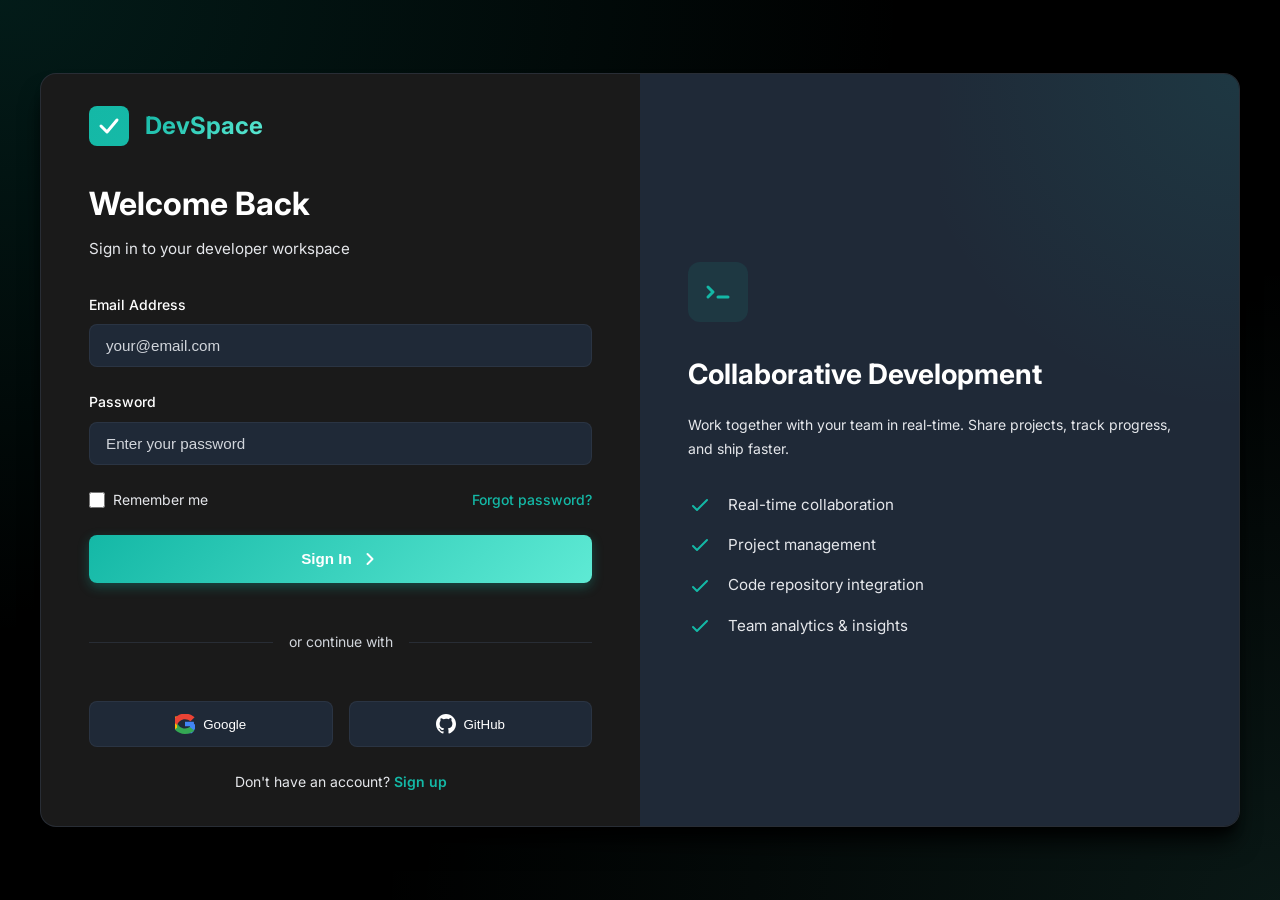
<file: index.html>
<!DOCTYPE html>
<html lang="en">
<head>
    <meta charset="UTF-8">
    <meta name="viewport" content="width=device-width, initial-scale=1.0">
    <title>DevSpace - Team Workspace</title>
    <link rel="stylesheet" href="css/styles.css">
    <link rel="preconnect" href="https://fonts.googleapis.com">
    <link rel="preconnect" href="https://fonts.gstatic.com" crossorigin>
    <link href="https://fonts.googleapis.com/css2?family=Inter:wght@300;400;500;600;700&display=swap" rel="stylesheet">
</head>
<body class="login-page">
    <div class="login-container">
        <div class="login-left">
            <div class="brand">
                <div class="brand-icon">
                    <svg width="40" height="40" viewBox="0 0 40 40" fill="none" xmlns="http://www.w3.org/2000/svg">
                        <rect width="40" height="40" rx="8" fill="url(#gradient)"/>
                        <path d="M12 20L18 26L28 14" stroke="white" stroke-width="3" stroke-linecap="round" stroke-linejoin="round"/>
                        <defs>
                            <linearGradient id="gradient" x1="0" y1="0" x2="40" y2="40">
                                <stop offset="0%" stop-color="#14B8A6"/>
                                <stop offset="100%" stop-color="#5eead4"/>
                            </linearGradient>
                        </defs>
                    </svg>
                </div>
                <h1>DevSpace</h1>
            </div>
            <h2>Welcome Back</h2>
            <p class="subtitle">Sign in to your developer workspace</p>

            <form id="loginForm" class="login-form">
                <div class="form-group">
                    <label for="email">Email Address</label>
                    <input type="email" id="email" name="email" placeholder="your@email.com" required>
                </div>

                <div class="form-group">
                    <label for="password">Password</label>
                    <input type="password" id="password" name="password" placeholder="Enter your password" required>
                </div>

                <div class="form-options">
                    <label class="checkbox">
                        <input type="checkbox" id="remember">
                        <span>Remember me</span>
                    </label>
                    <a href="#" class="forgot-link">Forgot password?</a>
                </div>

                <button type="submit" class="btn-primary">
                    <span>Sign In</span>
                    <svg width="20" height="20" viewBox="0 0 20 20" fill="none" xmlns="http://www.w3.org/2000/svg">
                        <path d="M7.5 15L12.5 10L7.5 5" stroke="currentColor" stroke-width="2" stroke-linecap="round" stroke-linejoin="round"/>
                    </svg>
                </button>

                <div class="divider">
                    <span>or continue with</span>
                </div>

                <div class="social-login">
                    <button type="button" class="btn-social">
                        <svg width="20" height="20" viewBox="0 0 20 20" fill="none">
                            <path d="M19 10.2c0-1-.1-1.7-.2-2.4H10v4.5h5.1c-.2 1.2-1 2.8-2.8 3.9v3.1h4.5c2.6-2.4 4.2-6 4.2-9.1z" fill="#4285F4"/>
                            <path d="M10 20c3.8 0 7-1.3 9.3-3.4l-4.5-3.5c-1.3.9-2.9 1.4-4.8 1.4-3.7 0-6.8-2.5-7.9-5.8H-2.5v3.6C-.2 16.9 4.5 20 10 20z" fill="#34A853"/>
                            <path d="M2.1 11.7c-.6-1.8-.6-3.7 0-5.5V2.6H-2.5c-2.3 4.6-2.3 10 0 14.6l4.6-3.5z" fill="#FBBC04"/>
                            <path d="M10 5.2c2.1 0 4 .7 5.5 2.1l4.1-4.1C17 1.1 13.8-.4 10-.4c-5.5 0-10.2 3.1-12.5 7.7L2.1 11c1.1-3.3 4.2-5.8 7.9-5.8z" fill="#EA4335"/>
                        </svg>
                        Google
                    </button>
                    <button type="button" class="btn-social">
                        <svg width="20" height="20" viewBox="0 0 20 20" fill="currentColor">
                            <path fill-rule="evenodd" d="M10 0C4.477 0 0 4.477 0 10c0 4.42 2.865 8.17 6.839 9.49.5.092.682-.217.682-.482 0-.237-.008-.866-.013-1.7-2.782.603-3.369-1.34-3.369-1.34-.454-1.156-1.11-1.463-1.11-1.463-.908-.62.069-.608.069-.608 1.003.07 1.531 1.03 1.531 1.03.892 1.529 2.341 1.087 2.91.831.092-.646.35-1.086.636-1.336-2.22-.253-4.555-1.11-4.555-4.943 0-1.091.39-1.984 1.029-2.683-.103-.253-.446-1.27.098-2.647 0 0 .84-.269 2.75 1.025A9.578 9.578 0 0110 4.836c.85.004 1.705.114 2.504.336 1.909-1.294 2.747-1.025 2.747-1.025.546 1.377.203 2.394.1 2.647.64.699 1.028 1.592 1.028 2.683 0 3.842-2.339 4.687-4.566 4.935.359.309.678.919.678 1.852 0 1.336-.012 2.415-.012 2.743 0 .267.18.578.688.48C17.137 18.165 20 14.418 20 10c0-5.523-4.477-10-10-10z"/>
                        </svg>
                        GitHub
                    </button>
                </div>
            </form>

            <p class="signup-text">Don't have an account? <a href="#">Sign up</a></p>
        </div>

        <div class="login-right">
            <div class="feature-showcase">
                <div class="showcase-icon">
                    <svg width="60" height="60" viewBox="0 0 60 60" fill="none" xmlns="http://www.w3.org/2000/svg">
                        <rect width="60" height="60" rx="12" fill="rgba(20, 184, 166, 0.1)"/>
                        <path d="M20 25L25 30L20 35M30 35H40" stroke="#14B8A6" stroke-width="3" stroke-linecap="round" stroke-linejoin="round"/>
                    </svg>
                </div>
                <h3>Collaborative Development</h3>
                <p>Work together with your team in real-time. Share projects, track progress, and ship faster.</p>

                <div class="features-list">
                    <div class="feature-item">
                        <svg width="24" height="24" viewBox="0 0 24 24" fill="none">
                            <path d="M5 13L9 17L19 7" stroke="#14B8A6" stroke-width="2" stroke-linecap="round" stroke-linejoin="round"/>
                        </svg>
                        <span>Real-time collaboration</span>
                    </div>
                    <div class="feature-item">
                        <svg width="24" height="24" viewBox="0 0 24 24" fill="none">
                            <path d="M5 13L9 17L19 7" stroke="#14B8A6" stroke-width="2" stroke-linecap="round" stroke-linejoin="round"/>
                        </svg>
                        <span>Project management</span>
                    </div>
                    <div class="feature-item">
                        <svg width="24" height="24" viewBox="0 0 24 24" fill="none">
                            <path d="M5 13L9 17L19 7" stroke="#14B8A6" stroke-width="2" stroke-linecap="round" stroke-linejoin="round"/>
                        </svg>
                        <span>Code repository integration</span>
                    </div>
                    <div class="feature-item">
                        <svg width="24" height="24" viewBox="0 0 24 24" fill="none">
                            <path d="M5 13L9 17L19 7" stroke="#14B8A6" stroke-width="2" stroke-linecap="round" stroke-linejoin="round"/>
                        </svg>
                        <span>Team analytics & insights</span>
                    </div>
                </div>
            </div>
        </div>
    </div>

    <script src="js/app.js"></script>
</body>
</html>
</file>
<file: css/styles.css>
/* ===========================
   CSS Reset & Base Styles
   =========================== */

* {
    margin: 0;
    padding: 0;
    box-sizing: border-box;
}

:root {
    /* Dark Mode Colors */
    --bg-primary: #000000;
    --bg-secondary: #0a0a0a;
    --bg-tertiary: #1a1a1a;
    --bg-hover: #1f2937;

    /* Surface Colors */
    --surface-primary: #1a1a1a;
    --surface-secondary: #1f2937;
    --surface-tertiary: #374151;

    /* Text Colors */
    --text-primary: #ffffff;
    --text-secondary: #e5e7eb;
    --text-tertiary: #d1d5db;
    --text-muted: #9ca3af;
    --text-dark: #6b7280;

    /* Brand Colors - Teal/Green Theme */
    --brand-primary: #14B8A6;
    --brand-secondary: #5eead4;
    --brand-gradient: linear-gradient(135deg, #14B8A6 0%, #5eead4 100%);
    --brand-glow: rgba(20, 184, 166, 0.3);

    /* Accent Colors */
    --accent-teal: #14B8A6;
    --accent-teal-light: #5eead4;
    --accent-blue: #3b82f6;
    --accent-green: #10b981;
    --accent-orange: #f59e0b;
    --accent-red: #ef4444;

    /* Border & Shadow */
    --border-color: rgba(55, 65, 81, 0.5);
    --border-light: rgba(55, 65, 81, 0.7);
    --border-teal: rgba(20, 184, 166, 0.2);
    --shadow-sm: 0 1px 2px 0 rgba(0, 0, 0, 0.5);
    --shadow-md: 0 4px 6px -1px rgba(0, 0, 0, 0.6), 0 2px 4px -1px rgba(0, 0, 0, 0.5);
    --shadow-lg: 0 10px 15px -3px rgba(0, 0, 0, 0.7), 0 4px 6px -2px rgba(0, 0, 0, 0.6);
    --shadow-xl: 0 20px 25px -5px rgba(0, 0, 0, 0.8), 0 10px 10px -5px rgba(0, 0, 0, 0.7);
    --shadow-teal: 0 0 20px rgba(20, 184, 166, 0.3);

    /* Spacing */
    --spacing-xs: 0.25rem;
    --spacing-sm: 0.5rem;
    --spacing-md: 1rem;
    --spacing-lg: 1.5rem;
    --spacing-xl: 2rem;

    /* Border Radius */
    --radius-sm: 0.375rem;
    --radius-md: 0.5rem;
    --radius-lg: 0.75rem;
    --radius-xl: 1rem;

    /* Transitions */
    --transition-fast: 150ms ease-in-out;
    --transition-base: 200ms ease-in-out;
    --transition-slow: 300ms ease-in-out;
}

body {
    font-family: 'Inter', -apple-system, BlinkMacSystemFont, 'Segoe UI', Roboto, Oxygen, Ubuntu, Cantarell, sans-serif;
    background: var(--bg-primary);
    color: var(--text-primary);
    line-height: 1.6;
    font-size: 14px;
    -webkit-font-smoothing: antialiased;
    -moz-osx-font-smoothing: grayscale;
}

a {
    color: var(--brand-primary);
    text-decoration: none;
    transition: color var(--transition-fast);
}

a:hover {
    color: var(--brand-secondary);
}

/* ===========================
   Login Page Styles
   =========================== */

.login-page {
    min-height: 100vh;
    display: flex;
    align-items: center;
    justify-content: center;
    padding: var(--spacing-lg);
    background: var(--bg-primary);
    background-image:
        radial-gradient(at 0% 0%, rgba(20, 184, 166, 0.15) 0px, transparent 50%),
        radial-gradient(at 100% 100%, rgba(94, 234, 212, 0.1) 0px, transparent 50%);
}

.login-container {
    display: grid;
    grid-template-columns: 1fr 1fr;
    max-width: 1200px;
    width: 100%;
    background: var(--surface-primary);
    border-radius: var(--radius-xl);
    overflow: hidden;
    box-shadow: var(--shadow-xl);
    border: 1px solid var(--border-color);
}

.login-left {
    padding: var(--spacing-xl) 3rem;
    display: flex;
    flex-direction: column;
    justify-content: center;
}

.brand {
    display: flex;
    align-items: center;
    gap: var(--spacing-md);
    margin-bottom: var(--spacing-xl);
}

.brand h1 {
    font-size: 1.5rem;
    font-weight: 700;
    background: var(--brand-gradient);
    -webkit-background-clip: text;
    -webkit-text-fill-color: transparent;
    background-clip: text;
}

.brand-icon {
    width: 40px;
    height: 40px;
}

.login-left h2 {
    font-size: 2rem;
    font-weight: 700;
    margin-bottom: var(--spacing-sm);
    color: var(--text-primary);
}

.subtitle {
    color: var(--text-secondary);
    margin-bottom: var(--spacing-xl);
    font-size: 0.95rem;
}

.login-form {
    display: flex;
    flex-direction: column;
    gap: var(--spacing-lg);
}

.form-group {
    display: flex;
    flex-direction: column;
    gap: var(--spacing-sm);
}

.form-group label {
    font-weight: 500;
    font-size: 0.875rem;
    color: var(--text-primary);
}

.form-group input {
    padding: 0.75rem 1rem;
    background: var(--surface-secondary);
    border: 1px solid var(--border-color);
    border-radius: var(--radius-md);
    color: var(--text-primary);
    font-size: 0.95rem;
    transition: all var(--transition-base);
}

.form-group input:focus {
    outline: none;
    border-color: var(--brand-primary);
    box-shadow: 0 0 0 3px rgba(99, 102, 241, 0.1);
}

.form-group input::placeholder {
    color: var(--text-tertiary);
}

.form-options {
    display: flex;
    justify-content: space-between;
    align-items: center;
    font-size: 0.875rem;
}

.checkbox {
    display: flex;
    align-items: center;
    gap: var(--spacing-sm);
    cursor: pointer;
    color: var(--text-secondary);
}

.checkbox input[type="checkbox"] {
    width: 1rem;
    height: 1rem;
    cursor: pointer;
    accent-color: var(--brand-primary);
}

.forgot-link {
    color: var(--brand-primary);
    font-weight: 500;
}

.btn-primary {
    display: flex;
    align-items: center;
    justify-content: center;
    gap: var(--spacing-sm);
    padding: 0.875rem 1.5rem;
    background: var(--brand-gradient);
    color: white;
    border: none;
    border-radius: var(--radius-md);
    font-weight: 600;
    font-size: 0.95rem;
    cursor: pointer;
    transition: all var(--transition-base);
    box-shadow: 0 4px 12px var(--brand-glow);
}

.btn-primary:hover {
    transform: translateY(-1px);
    box-shadow: 0 6px 20px var(--brand-glow), 0 0 30px rgba(20, 184, 166, 0.2);
}

.btn-primary:active {
    transform: translateY(0);
}

.divider {
    display: flex;
    align-items: center;
    text-align: center;
    margin: var(--spacing-lg) 0;
}

.divider::before,
.divider::after {
    content: '';
    flex: 1;
    border-bottom: 1px solid var(--border-color);
}

.divider span {
    padding: 0 var(--spacing-md);
    color: var(--text-tertiary);
    font-size: 0.875rem;
}

.social-login {
    display: grid;
    grid-template-columns: 1fr 1fr;
    gap: var(--spacing-md);
}

.btn-social {
    display: flex;
    align-items: center;
    justify-content: center;
    gap: var(--spacing-sm);
    padding: 0.75rem 1rem;
    background: var(--surface-secondary);
    border: 1px solid var(--border-color);
    border-radius: var(--radius-md);
    color: var(--text-primary);
    font-weight: 500;
    cursor: pointer;
    transition: all var(--transition-base);
}

.btn-social:hover {
    background: var(--surface-tertiary);
    border-color: var(--border-light);
}

.signup-text {
    text-align: center;
    margin-top: var(--spacing-lg);
    color: var(--text-secondary);
}

.signup-text a {
    font-weight: 600;
    color: var(--brand-primary);
}

.login-right {
    background: var(--surface-secondary);
    padding: var(--spacing-xl) 3rem;
    display: flex;
    align-items: center;
    justify-content: center;
    position: relative;
    overflow: hidden;
}

.login-right::before {
    content: '';
    position: absolute;
    top: -50%;
    right: -50%;
    width: 100%;
    height: 100%;
    background: radial-gradient(circle, rgba(20, 184, 166, 0.1) 0%, transparent 70%);
}

.feature-showcase {
    position: relative;
    z-index: 1;
}

.showcase-icon {
    margin-bottom: var(--spacing-lg);
}

.feature-showcase h3 {
    font-size: 1.75rem;
    font-weight: 700;
    margin-bottom: var(--spacing-md);
    color: var(--text-primary);
}

.feature-showcase p {
    color: var(--text-secondary);
    margin-bottom: var(--spacing-xl);
    line-height: 1.7;
}

.features-list {
    display: flex;
    flex-direction: column;
    gap: var(--spacing-md);
}

.feature-item {
    display: flex;
    align-items: center;
    gap: var(--spacing-md);
    color: var(--text-secondary);
    font-size: 0.95rem;
}

/* ===========================
   Dashboard Page Styles
   =========================== */

.dashboard-page {
    display: flex;
    min-height: 100vh;
}

.sidebar {
    width: 260px;
    background: var(--surface-primary);
    border-right: 1px solid var(--border-color);
    display: flex;
    flex-direction: column;
    position: fixed;
    height: 100vh;
    overflow-y: auto;
}

.sidebar-header {
    padding: var(--spacing-lg);
    border-bottom: 1px solid var(--border-color);
}

.sidebar-header .brand {
    display: flex;
    align-items: center;
    gap: var(--spacing-md);
}

.sidebar-header .brand span {
    font-size: 1.25rem;
    font-weight: 700;
    background: var(--brand-gradient);
    -webkit-background-clip: text;
    -webkit-text-fill-color: transparent;
    background-clip: text;
}

.sidebar-nav {
    flex: 1;
    padding: var(--spacing-lg) var(--spacing-md);
    display: flex;
    flex-direction: column;
    gap: var(--spacing-xs);
}

.nav-item {
    display: flex;
    align-items: center;
    gap: var(--spacing-md);
    padding: 0.75rem var(--spacing-md);
    color: var(--text-secondary);
    border-radius: var(--radius-md);
    font-weight: 500;
    transition: all var(--transition-fast);
}

.nav-item:hover {
    background: var(--surface-secondary);
    color: var(--text-primary);
}

.nav-item.active {
    background: var(--surface-tertiary);
    color: var(--brand-primary);
}

.sidebar-footer {
    padding: var(--spacing-md);
    border-top: 1px solid var(--border-color);
}

.user-profile {
    display: flex;
    align-items: center;
    gap: var(--spacing-md);
    padding: var(--spacing-md);
    background: var(--surface-secondary);
    border-radius: var(--radius-md);
    margin-top: var(--spacing-md);
}

.user-avatar {
    width: 40px;
    height: 40px;
    border-radius: 50%;
}

.user-info {
    flex: 1;
}

.user-name {
    font-weight: 600;
    font-size: 0.875rem;
    color: var(--text-primary);
}

.user-role {
    font-size: 0.75rem;
    color: var(--text-tertiary);
}

.logout-btn {
    background: none;
    border: none;
    color: var(--text-tertiary);
    cursor: pointer;
    padding: var(--spacing-sm);
    border-radius: var(--radius-sm);
    transition: all var(--transition-fast);
}

.logout-btn:hover {
    background: var(--bg-hover);
    color: var(--text-primary);
}

.main-content {
    margin-left: 260px;
    flex: 1;
    background: var(--bg-secondary);
    min-height: 100vh;
    padding: var(--spacing-xl);
}

.dashboard-header {
    display: flex;
    justify-content: space-between;
    align-items: center;
    margin-bottom: var(--spacing-xl);
}

.header-left h1 {
    font-size: 2rem;
    font-weight: 700;
    margin-bottom: var(--spacing-xs);
}

.header-left p {
    color: var(--text-secondary);
}

.header-right {
    display: flex;
    gap: var(--spacing-md);
    align-items: center;
}

.btn-icon {
    width: 40px;
    height: 40px;
    background: var(--surface-primary);
    border: 1px solid var(--border-color);
    border-radius: var(--radius-md);
    display: flex;
    align-items: center;
    justify-content: center;
    color: var(--text-secondary);
    cursor: pointer;
    transition: all var(--transition-fast);
}

.btn-icon:hover {
    background: var(--surface-secondary);
    color: var(--text-primary);
}

.notification-btn {
    position: relative;
}

.notification-badge {
    position: absolute;
    top: -4px;
    right: -4px;
    background: var(--accent-red);
    color: white;
    font-size: 0.625rem;
    font-weight: 700;
    padding: 0.125rem 0.375rem;
    border-radius: 10px;
}

.stats-grid {
    display: grid;
    grid-template-columns: repeat(4, 1fr);
    gap: var(--spacing-lg);
    margin-bottom: var(--spacing-xl);
}

.stat-card {
    background: var(--surface-primary);
    border: 1px solid var(--border-color);
    border-radius: var(--radius-lg);
    padding: var(--spacing-lg);
    display: flex;
    gap: var(--spacing-lg);
    transition: all var(--transition-base);
}

.stat-card:hover {
    border-color: var(--border-light);
    box-shadow: var(--shadow-md);
}

.stat-icon {
    width: 48px;
    height: 48px;
    border-radius: var(--radius-md);
    display: flex;
    align-items: center;
    justify-content: center;
    flex-shrink: 0;
}

.stat-icon.purple {
    background: rgba(20, 184, 166, 0.15);
    color: var(--accent-teal);
}

.stat-icon.blue {
    background: rgba(59, 130, 246, 0.15);
    color: var(--accent-blue);
}

.stat-icon.green {
    background: rgba(16, 185, 129, 0.15);
    color: var(--accent-green);
}

.stat-icon.orange {
    background: rgba(245, 158, 11, 0.15);
    color: var(--accent-orange);
}

.stat-info {
    flex: 1;
}

.stat-value {
    font-size: 1.875rem;
    font-weight: 700;
    color: var(--text-primary);
    margin-bottom: var(--spacing-xs);
}

.stat-label {
    color: var(--text-secondary);
    font-size: 0.875rem;
    margin-bottom: var(--spacing-xs);
}

.stat-change {
    font-size: 0.75rem;
    font-weight: 600;
}

.stat-change.positive {
    color: var(--accent-green);
}

.stat-change.negative {
    color: var(--accent-orange);
}

.content-grid {
    display: grid;
    grid-template-columns: 2fr 1fr;
    gap: var(--spacing-lg);
    margin-bottom: var(--spacing-lg);
}

.card {
    background: var(--surface-primary);
    border: 1px solid var(--border-color);
    border-radius: var(--radius-lg);
    padding: var(--spacing-lg);
}

.card-header {
    display: flex;
    justify-content: space-between;
    align-items: center;
    margin-bottom: var(--spacing-lg);
}

.card-header h3 {
    font-size: 1.125rem;
    font-weight: 700;
}

.link {
    font-size: 0.875rem;
    color: var(--brand-primary);
    font-weight: 500;
}

.link:hover {
    color: var(--brand-secondary);
}

.projects-list {
    display: flex;
    flex-direction: column;
    gap: var(--spacing-lg);
}

.project-item {
    display: flex;
    gap: var(--spacing-lg);
    padding: var(--spacing-lg);
    background: var(--surface-secondary);
    border-radius: var(--radius-md);
    border: 1px solid var(--border-color);
    transition: all var(--transition-base);
}

.project-item:hover {
    border-color: var(--border-light);
    box-shadow: var(--shadow-sm);
}

.project-icon {
    flex-shrink: 0;
}

.project-info {
    flex: 1;
}

.project-info h4 {
    font-weight: 600;
    margin-bottom: var(--spacing-xs);
}

.project-info p {
    font-size: 0.875rem;
    color: var(--text-secondary);
    margin-bottom: var(--spacing-md);
}

.project-meta {
    display: flex;
    gap: var(--spacing-md);
    align-items: center;
}

.project-status {
    padding: 0.25rem 0.75rem;
    border-radius: 1rem;
    font-size: 0.75rem;
    font-weight: 600;
}

.project-status.in-progress {
    background: rgba(59, 130, 246, 0.15);
    color: var(--accent-blue);
}

.project-status.review {
    background: rgba(245, 158, 11, 0.15);
    color: var(--accent-orange);
}

.project-status.planning {
    background: rgba(20, 184, 166, 0.15);
    color: var(--accent-teal);
}

.project-team {
    display: flex;
    align-items: center;
}

.project-team img {
    width: 24px;
    height: 24px;
    border-radius: 50%;
    border: 2px solid var(--surface-secondary);
    margin-left: -8px;
}

.project-team img:first-child {
    margin-left: 0;
}

.team-count {
    margin-left: var(--spacing-xs);
    font-size: 0.75rem;
    color: var(--text-tertiary);
}

.project-progress {
    display: flex;
    flex-direction: column;
    gap: var(--spacing-sm);
    min-width: 80px;
}

.progress-bar {
    height: 6px;
    background: var(--surface-tertiary);
    border-radius: 3px;
    overflow: hidden;
}

.progress-fill {
    height: 100%;
    background: var(--brand-gradient);
    border-radius: 3px;
    transition: width var(--transition-slow);
}

.progress-text {
    font-size: 0.875rem;
    font-weight: 600;
    color: var(--text-secondary);
    text-align: right;
}

.activity-list {
    display: flex;
    flex-direction: column;
    gap: var(--spacing-md);
}

.activity-item {
    display: flex;
    gap: var(--spacing-md);
    padding: var(--spacing-md);
    background: var(--surface-secondary);
    border-radius: var(--radius-md);
    align-items: center;
}

.activity-avatar {
    width: 32px;
    height: 32px;
    border-radius: 50%;
    flex-shrink: 0;
}

.activity-info {
    flex: 1;
}

.activity-info p {
    font-size: 0.875rem;
    color: var(--text-primary);
    margin-bottom: var(--spacing-xs);
}

.activity-info strong {
    font-weight: 600;
}

.activity-info .code {
    font-family: 'SF Mono', Monaco, 'Cascadia Code', monospace;
    font-size: 0.8125rem;
    background: var(--surface-tertiary);
    padding: 0.125rem 0.375rem;
    border-radius: var(--radius-sm);
    color: var(--brand-primary);
}

.activity-time {
    font-size: 0.75rem;
    color: var(--text-tertiary);
}

.activity-icon {
    width: 32px;
    height: 32px;
    border-radius: 50%;
    display: flex;
    align-items: center;
    justify-content: center;
    flex-shrink: 0;
}

.activity-icon.commit {
    background: rgba(20, 184, 166, 0.15);
    color: var(--brand-primary);
}

.activity-icon.pr {
    background: rgba(16, 185, 129, 0.15);
    color: var(--accent-green);
}

.activity-icon.task {
    background: rgba(59, 130, 246, 0.15);
    color: var(--accent-blue);
}

.activity-icon.comment {
    background: rgba(245, 158, 11, 0.15);
    color: var(--accent-orange);
}

.activity-icon.deploy {
    background: rgba(94, 234, 212, 0.15);
    color: var(--accent-teal-light);
}

.team-list {
    display: flex;
    flex-direction: column;
    gap: var(--spacing-md);
}

.team-member {
    display: flex;
    align-items: center;
    gap: var(--spacing-md);
    padding: var(--spacing-md);
    background: var(--surface-secondary);
    border-radius: var(--radius-md);
    position: relative;
}

.member-avatar {
    width: 40px;
    height: 40px;
    border-radius: 50%;
}

.member-info {
    flex: 1;
}

.member-info h4 {
    font-size: 0.875rem;
    font-weight: 600;
    margin-bottom: 0.125rem;
}

.member-info p {
    font-size: 0.75rem;
    color: var(--text-tertiary);
}

.member-status {
    width: 8px;
    height: 8px;
    border-radius: 50%;
    position: absolute;
    top: var(--spacing-md);
    right: var(--spacing-md);
}

.member-status.online {
    background: var(--accent-green);
    box-shadow: 0 0 0 2px var(--surface-secondary), 0 0 6px rgba(16, 185, 129, 0.4);
}

.member-status.away {
    background: var(--accent-orange);
    box-shadow: 0 0 0 2px var(--surface-secondary);
}

.member-status.offline {
    background: var(--text-tertiary);
    box-shadow: 0 0 0 2px var(--surface-secondary);
}

.repo-list {
    display: flex;
    flex-direction: column;
    gap: var(--spacing-md);
}

.repo-item {
    display: flex;
    gap: var(--spacing-md);
    padding: var(--spacing-md);
    background: var(--surface-secondary);
    border-radius: var(--radius-md);
}

.repo-icon {
    color: var(--text-tertiary);
    flex-shrink: 0;
}

.repo-info h4 {
    font-size: 0.875rem;
    font-weight: 600;
    margin-bottom: var(--spacing-xs);
}

.repo-info p {
    font-size: 0.75rem;
    color: var(--text-secondary);
    margin-bottom: var(--spacing-sm);
}

.repo-meta {
    display: flex;
    gap: var(--spacing-md);
    align-items: center;
    font-size: 0.75rem;
}

.repo-lang {
    display: flex;
    align-items: center;
    gap: var(--spacing-xs);
    color: var(--text-tertiary);
}

.lang-dot {
    width: 8px;
    height: 8px;
    border-radius: 50%;
}

.lang-dot.typescript {
    background: #3178c6;
}

.lang-dot.javascript {
    background: #f7df1e;
}

.lang-dot.python {
    background: #3776ab;
}

.repo-stars {
    display: flex;
    align-items: center;
    gap: var(--spacing-xs);
    color: var(--text-tertiary);
}

/* ===========================
   Responsive Design
   =========================== */

@media (max-width: 1024px) {
    .login-container {
        grid-template-columns: 1fr;
    }

    .login-right {
        display: none;
    }

    .stats-grid {
        grid-template-columns: repeat(2, 1fr);
    }

    .content-grid {
        grid-template-columns: 1fr;
    }
}

@media (max-width: 768px) {
    .sidebar {
        width: 200px;
    }

    .main-content {
        margin-left: 200px;
    }

    .dashboard-header {
        flex-direction: column;
        align-items: flex-start;
        gap: var(--spacing-lg);
    }

    .stats-grid {
        grid-template-columns: 1fr;
    }
}

@media (max-width: 640px) {
    .login-left {
        padding: var(--spacing-xl) var(--spacing-lg);
    }

    .social-login {
        grid-template-columns: 1fr;
    }
}

/* ===========================
   Animations
   =========================== */

@keyframes fadeIn {
    from {
        opacity: 0;
        transform: translateY(10px);
    }
    to {
        opacity: 1;
        transform: translateY(0);
    }
}

.stat-card,
.card,
.project-item,
.activity-item,
.team-member,
.repo-item {
    animation: fadeIn var(--transition-slow) ease-out;
}

/* ===========================
   Scrollbar Styling
   =========================== */

::-webkit-scrollbar {
    width: 8px;
    height: 8px;
}

::-webkit-scrollbar-track {
    background: var(--bg-secondary);
}

::-webkit-scrollbar-thumb {
    background: var(--border-color);
    border-radius: 4px;
}

::-webkit-scrollbar-thumb:hover {
    background: var(--border-light);
}
</file>
